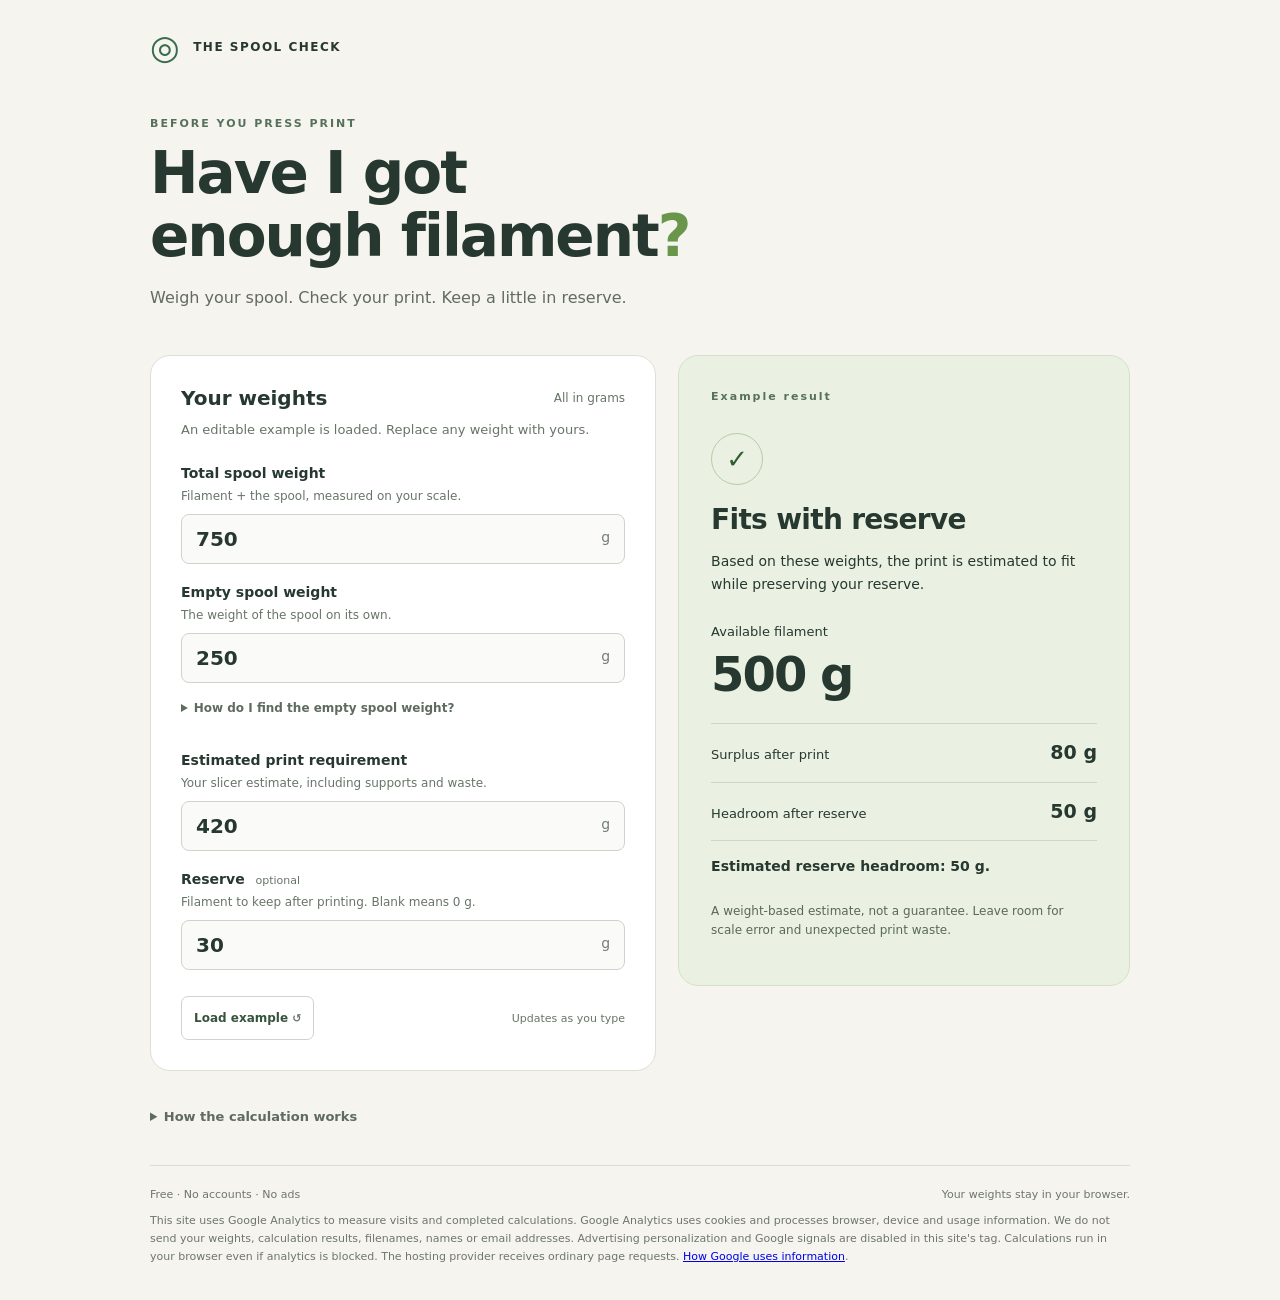
<file: index.html>
<!doctype html>
<html lang="en">
<head>
  <meta charset="utf-8">
  <meta name="viewport" content="width=device-width, initial-scale=1">
  <meta name="description" content="Free Filament Remaining Calculator: estimate available filament, print surplus or shortfall, and reserve in grams. No signup required.">
  <meta http-equiv="Content-Security-Policy" content="default-src 'self'; script-src 'self' https://www.googletagmanager.com; style-src 'self'; connect-src https://*.google-analytics.com https://*.analytics.google.com https://www.googletagmanager.com; img-src 'self' data: https://*.google-analytics.com https://www.googletagmanager.com; object-src 'none'; base-uri 'none'; form-action 'none'">
  <title>Filament Remaining Calculator — Have I got enough filament?</title>
  <link rel="stylesheet" href="style.css">
  <script src="calculator.js" defer></script>
  <script src="app.js" defer></script>
  <script src="analytics.js" defer></script>
</head>
<body>
  <main>
    <header class="brand"><span class="spool" aria-hidden="true">◎</span><span>THE SPOOL CHECK</span></header>
    <section class="intro"><p class="eyebrow">BEFORE YOU PRESS PRINT</p><h1>Have I got<br>enough filament<span>?</span></h1><p>Weigh your spool. Check your print. Keep a little in reserve.</p></section>
    <div class="workspace">
      <div class="compact-result" id="compact-result" data-status="fits" aria-hidden="true"><strong id="compact-title">Example result · Fits with reserve</strong><span id="compact-values">500 g available · 80 g surplus · 50 g reserve headroom</span></div>
      <section class="card inputs" aria-labelledby="input-title">
        <div class="section-head"><h2 id="input-title">Your weights</h2><span>All in grams</span></div>
        <p class="hint" id="input-hint">An editable example is loaded. Replace any weight with yours.</p>
        <form id="calculator" novalidate>
          <div class="field"><label for="total">Total spool weight</label><p id="total-hint">Filament + the spool, measured on your scale.</p><div class="weight"><input id="total" name="total" type="text" inputmode="decimal" value="750" required aria-describedby="total-hint total-error"><span>g</span></div><p class="error" id="total-error"></p></div>
          <div class="field"><label for="empty">Empty spool weight</label><p id="empty-hint">The weight of the spool on its own.</p><div class="weight"><input id="empty" name="empty" type="text" inputmode="decimal" value="250" required aria-describedby="empty-hint empty-error"><span>g</span></div><p class="error" id="empty-error"></p><details class="spool-help"><summary>How do I find the empty spool weight?</summary><p>Weigh an identical empty spool, or check the manufacturer's information for your exact spool model. Spool weights vary; there is no universal default. The loaded weight is only an example.</p></details></div>
          <div class="field"><label for="print">Estimated print requirement</label><p id="print-hint">Your slicer estimate, including supports and waste.</p><div class="weight"><input id="print" name="print" type="text" inputmode="decimal" value="420" required aria-describedby="print-hint print-error"><span>g</span></div><p class="error" id="print-error"></p></div>
          <div class="field"><label for="reserve">Reserve <span class="optional">optional</span></label><p id="reserve-hint">Filament to keep after printing. Blank means 0 g.</p><div class="weight"><input id="reserve" name="reserve" type="text" inputmode="decimal" value="30" aria-describedby="reserve-hint reserve-error"><span>g</span></div><p class="error" id="reserve-error"></p></div>
          <div class="actions"><button type="reset">Load example <span aria-hidden="true">↺</span></button><span>Updates as you type</span></div>
        </form>
      </section>
      <section class="card result" id="result" data-status="fits" aria-labelledby="result-title">
        <p class="eyebrow" id="result-context">Example result</p><div class="status-icon" id="status-icon" aria-hidden="true">✓</div><h2 id="result-title">Fits with reserve</h2><p id="result-description">Based on these weights, the print is estimated to fit while preserving your reserve.</p>
        <dl><div class="primary"><dt>Available filament</dt><dd id="available">500 <small>g</small></dd></div><div><dt id="balance-label">Surplus after print</dt><dd id="balance">80 g</dd></div><div><dt id="headroom-label">Headroom after reserve</dt><dd id="headroom">50 g</dd></div></dl>
        <p class="result-note" id="result-note">Estimated reserve headroom: 50 g.</p>
        <p class="estimate-note">A weight-based estimate, not a guarantee. Leave room for scale error and unexpected print waste.</p>
      </section>
    </div>
    <p id="announcement" class="sr-only" role="status" aria-live="polite" aria-atomic="true"></p>
    <details><summary>How the calculation works</summary><p><strong>Available filament</strong> = total spool weight − empty spool weight.</p><p><strong>Surplus / shortfall</strong> = available filament − print requirement.</p><p><strong>Reserve headroom</strong> = available filament − print requirement − reserve. Zero or more means the print fits while preserving your reserve.</p><p>Use non-negative weights with up to three decimal places (a decimal point), up to 1,000,000 g. Equal weights are accepted; a zero print requirement is valid.</p></details>
    <footer><span>Free · No accounts · No ads</span><span>Your weights stay in your browser.</span></footer>
    <p class="privacy-note">This site uses Google Analytics to measure visits and completed calculations. Google Analytics uses cookies and processes browser, device and usage information. We do not send your weights, calculation results, filenames, names or email addresses. Advertising personalization and Google signals are disabled in this site's tag. Calculations run in your browser even if analytics is blocked. The hosting provider receives ordinary page requests. <a href="https://policies.google.com/technologies/partner-sites" rel="noreferrer">How Google uses information</a>.</p>
    <noscript><p class="error">Enable JavaScript to calculate. The displayed values are only the example.</p></noscript>
  </main>
</body>
</html>
</file>
<file: style.css>
:root{font-family:Segoe UI,system-ui,sans-serif;color:#26382f;background:#f5f4ee;font-synthesis:none}*{box-sizing:border-box}body{margin:0}main{max-width:1040px;margin:auto;padding:30px 30px 24px}.brand{display:flex;align-items:center;gap:12px;font-size:12px;font-weight:750;letter-spacing:1.5px}.spool{font-size:34px;color:#386c4b;line-height:1}.tag{margin-left:auto;font-size:10px;letter-spacing:1px;border:1px solid #d6dacf;padding:7px 10px;border-radius:5px;color:#667065}.intro{padding:42px 0 28px}.eyebrow{font-size:11px;font-weight:750;letter-spacing:2px;color:#56705c}.intro h1{font-size:clamp(38px,5.5vw,58px);line-height:1.08;letter-spacing:-2px;margin:12px 0 18px;font-weight:750}.intro h1 span{color:#69964b}.intro>p:last-child{color:#616b63;font-size:16px;line-height:1.6}.workspace{display:grid;grid-template-columns:1.12fr 1fr;gap:22px;align-items:start}.card{border-radius:20px;padding:30px;border:1px solid #dedfd5;background:#fff}.section-head{display:flex;align-items:center;justify-content:space-between;gap:12px}.section-head h2{font-size:20px;margin:0}.section-head>span{font-size:12px;color:#687468}.hint{font-size:13px;line-height:1.5;color:#687468;margin:10px 0 26px}.field{margin-top:20px}.field label{display:block;font-size:14px;font-weight:650}.optional{font-size:11px;font-weight:400;margin-left:6px;color:#687468}.field p{font-size:12px;color:#687468;margin:6px 0 9px;line-height:1.5}.weight{position:relative}.weight input{width:100%;border:1px solid #cdd4c9;border-radius:8px;padding:12px 42px 12px 14px;background:#fafbf8;font:600 20px Segoe UI,system-ui,sans-serif;color:#26382f}.weight>span{position:absolute;right:15px;top:15px;color:#747c73;font-size:14px}input:focus-visible,button:focus-visible,summary:focus-visible{outline:3px solid #709c5a;outline-offset:3px}input[aria-invalid=true]{border-color:#b64235}.field .error,.error{color:#a42e26}.error:empty{display:none}.actions{display:flex;gap:15px;align-items:center;justify-content:space-between;margin-top:26px}.actions button{border:1px solid #cdd4c9;border-radius:7px;background:white;padding:10px 12px;font:600 12px Segoe UI,system-ui,sans-serif;color:#36533c;cursor:pointer;min-height:44px}.actions button:hover{background:#edf3e8}.actions span{font-size:11px;color:#687468}.result{background:#eaf1e2;border-color:#d5e1ca;padding:32px}.result .eyebrow{margin-top:0}.status-icon{display:grid;place-items:center;width:52px;height:52px;border:1px solid #b8cca8;border-radius:50%;color:#315d32;font-size:26px;margin:28px 0 18px}.result h2{font-size:28px;letter-spacing:-.7px;margin:0 0 12px}.result>p{font-size:14px;line-height:1.6}.result>p.eyebrow{font-size:11px}.result dl{margin:28px 0 0}.result dl>div{display:flex;justify-content:space-between;align-items:baseline;gap:14px;padding:17px 0;border-bottom:1px solid #ccd9c0}.result dt{font-size:13px;line-height:1.4}.result dd{margin:0;font-weight:650;font-size:19px;white-space:nowrap;font-variant-numeric:tabular-nums}.result dl>.primary{display:block;padding:0 0 21px}.primary dd{font-size:48px;letter-spacing:-2px;margin-top:5px}.primary small{font-size:21px;letter-spacing:0;font-weight:400}.result-note{font-weight:600}.result .estimate-note{font-size:12px;color:#596955;margin-top:25px}.result[data-status=reserve]{background:#fff1d9;border-color:#e6d2ad}.result[data-status=short]{background:#fbe9e3;border-color:#e5c9bf}.result[data-status=invalid]{background:#eceeea;border-color:#d4d8ce}details{margin:25px 0;color:#5e6b5e;font-size:13px;line-height:1.7}summary{cursor:pointer;min-height:44px;padding:10px 0;font-weight:600}footer{border-top:1px solid #daddd2;padding-top:22px;display:flex;justify-content:space-between;gap:15px;font-size:11px;color:#6d766b}@media(max-width:700px){main{padding:22px 18px}.intro{padding-top:30px}.workspace{grid-template-columns:1fr}.card{padding:24px}.result{padding:26px}.tag{font-size:8px;padding:6px;letter-spacing:.5px}.brand{gap:8px;font-size:10px}.intro h1{letter-spacing:-1.5px}footer{flex-direction:column;gap:7px}}@media(prefers-reduced-motion:no-preference){.result{transition:background .15s}}
.compact-result{display:none}.sr-only{position:absolute;width:1px;height:1px;padding:0;margin:-1px;overflow:hidden;clip-path:inset(50%);white-space:nowrap;border:0}.spool-help{margin:5px 0 0}.spool-help summary{font-size:12px}.spool-help p{margin-bottom:0}.card{min-width:0}.result dd{white-space:normal;overflow-wrap:anywhere}.primary dd{font-size:clamp(28px,4.5vw,48px)}
@media(max-width:700px){.compact-result{display:flex;flex-direction:column;gap:5px;position:sticky;top:8px;z-index:2;padding:12px 15px;border:1px solid #ccd9c0;border-radius:12px;background:#eaf1e2;box-shadow:0 4px 15px #26382f12;line-height:1.45}.compact-result strong{font-size:13px}.compact-result span{font-size:12px}.compact-result[data-status=reserve]{background:#fff1d9}.compact-result[data-status=short]{background:#fbe9e3}.compact-result[data-status=invalid]{background:#eceeea}input,button,summary{scroll-margin-top:130px}.primary dd{font-size:36px}.result dl>div:not(.primary){flex-wrap:wrap}}
.privacy-note{font-size:11px;line-height:1.6;color:#6d766b}
</file>
